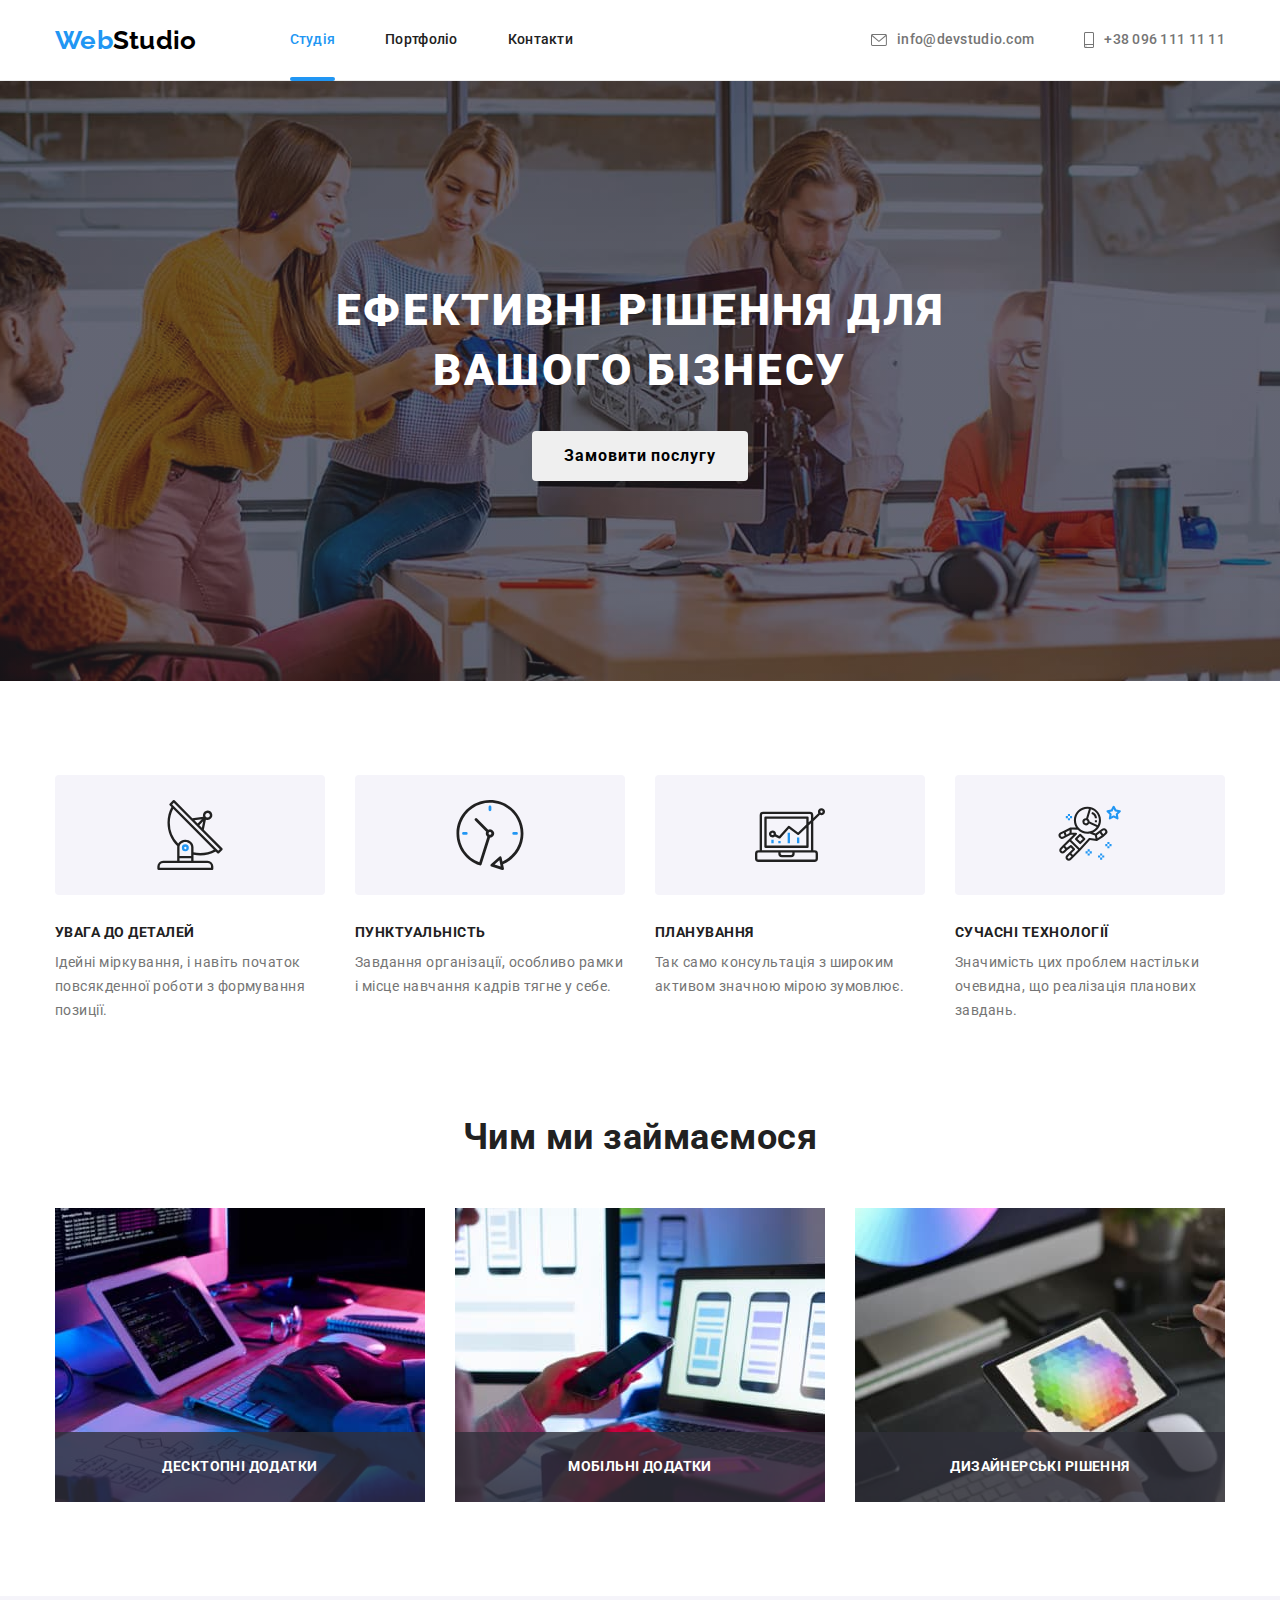
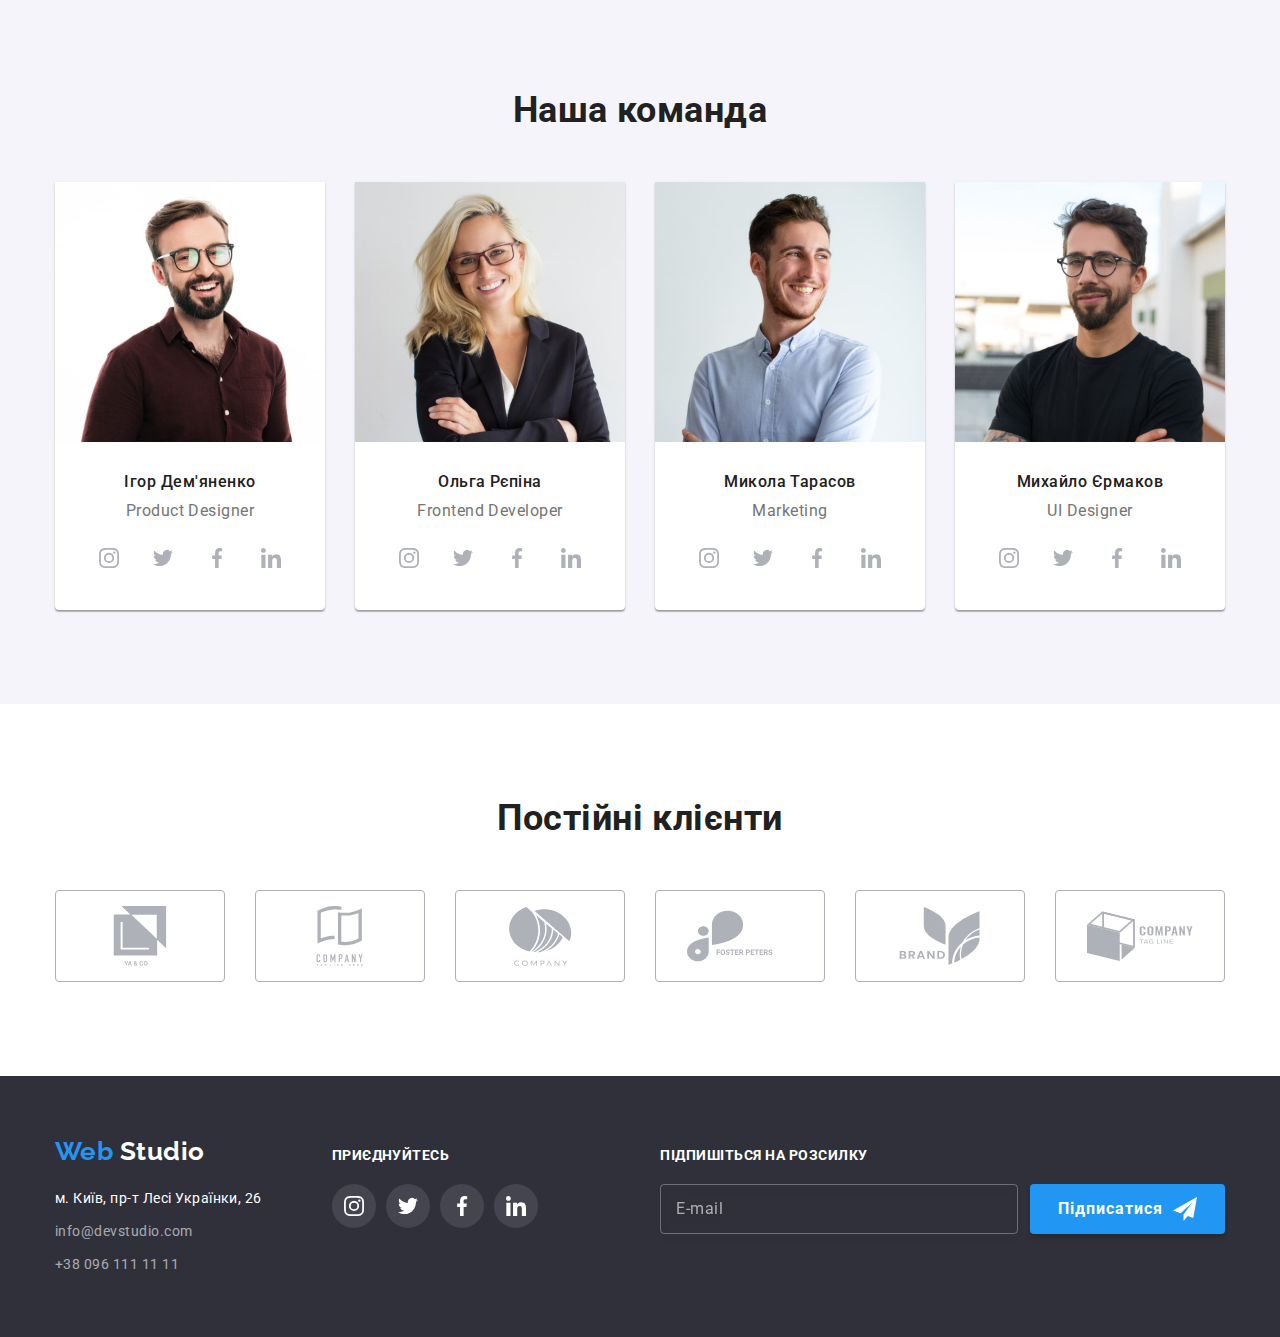
<file: index.html>
<!DOCTYPE html>
<html lang="uk">
  <head>
    <meta charset="UTF-8" />
    <meta http-equiv="X-UA-Compatible" content="IE=edge" />
    <meta name="viewport" content="width=device-width, initial-scale=1.0" />
    <title>Студія</title>
    <link rel="preconnect" href="https://fonts.googleapis.com" />
    <link rel="preconnect" href="https://fonts.gstatic.com" crossorigin />
    <link
      rel="stylesheet"
      href="https://fonts.googleapis.com/css2?family=Raleway:wght@700&family=Roboto:wght@400;500;700;900&display=swap"
    />
    <link
      rel="stylesheet"
      href="https://cdnjs.cloudflare.com/ajax/libs/modern-normalize/1.1.0/modern-normalize.min.css
    "
    />
    <link rel="stylesheet" href="./css/main.min.css"/>
  </head>
  <body>
    <header class="header">
      <div class="container header__container">
        <a href="./index.html" lang="en" class="logo header__logo link">
          <span class="logo--blue">Web</span>Studio
        </a>
        <nav>
          <ul class="site-nav list">
            <li class="site-nav__item">
              <a href="./index.html" class="site-nav__link site-nav__link--current link">Студія</a>
            </li>
            <li class="site-nav__item">
              <a href="./portfolio.html" class="site-nav__link link">Портфоліо</a>
            </li>
            <li class="site-nav__item"><a href="" class="site-nav__link link">Контакти</a></li>
          </ul>
        </nav>
        <ul class="contact list">
          <li class="contact__item">
            <a href="mailto:info@devstudio.com" class="contact__link link">
              <svg class="contact__icon" width="16" height="12">
                <use href="./images/symbol-defs.svg#icon-envelope"></use>
              </svg>
              info@devstudio.com
            </a>
          </li>
          <li class="contact__item">
            <a href="tel:+380961111111" class="contact__link link">
              <svg class="contact__icon" width="10" height="16">
                <use href="./images/symbol-defs.svg#icon-smartphone"></use>
              </svg>
              +38 096 111 11 11
            </a>
          </li>
        </ul>
      </div>
    </header>
    <main>
      <!--hero-->
      <section class="hero">
        <div class="hero__overlay">
          <h1 class="hero__title">Ефективні рішення для<br />вашого бізнесу</h1>
          <button type="button" class="hero__button button" data-modal-open>
            Замовити послугу
          </button>
        </div>
      </section>
      <section class="advantage section">
        <div class="container">
          <h2 class="section-title visually-hidden">Наші переваги</h2>
          <ul class="advantage__list list">
            <li class="advantage__item">
              <div class="advantage__bg">
                <svg width="70" height="70">
                  <use href="./images/symbol-defs.svg#icon-antenna"></use>
                </svg>
              </div>
              <h3 class="advantage__title title">УВАГА ДО ДЕТАЛЕЙ</h3>
              <p>
                Ідейні міркування, і навіть початок повсякденної роботи з
                формування позиції.
              </p>
            </li>
            <li class="advantage__item">
              <div class="advantage__bg">
                <svg width="70" height="70">
                  <use href="./images/symbol-defs.svg#icon-clock"></use>
                </svg>
              </div>
              <h3 class="advantage__title title">ПУНКТУАЛЬНІСТЬ</h3>
              <p>
                Завдання організації, особливо рамки і місце навчання кадрів
                тягне у себе.
              </p>
            </li>
            <li class="advantage__item">
              <div class="advantage__bg">
                <svg width="70" height="70">
                  <use href="./images/symbol-defs.svg#icon-diagram"></use>
                </svg>
              </div>
              <h3 class="advantage__title title">ПЛАНУВАННЯ</h3>
              <p>
                Так само консультація з широким активом значною мірою зумовлює.
              </p>
            </li>
            <li class="advantage__item">
              <div class="advantage__bg">
                <svg width="70" height="70">
                  <use href="./images/symbol-defs.svg#icon-astronaut"></use>
                </svg>
              </div>
              <h3 class="advantage__title title">СУЧАСНІ ТЕХНОЛОГІЇ</h3>
              <p>
                Значимість цих проблем настільки очевидна, що реалізація
                планових завдань.
              </p>
            </li>
          </ul>
        </div>
      </section>
      <section class="doing section">
        <div class="container">
          <h2 class="section-title">Чим ми займаємося</h2>
          <ul class="doing__list list">
            <li class="doing__item">
              <img
                src="./images/box-1.jpg"
                alt="людина друкує на планшеті"
                width="370"
                height="294"
              />
              <div class="doing__thumb">
                <h3 class="doing__title title">Десктопні додатки</h3>
              </div>
            </li>
            <li class="doing__item">
              <img
                src="./images/box-2.jpg"
                alt="людина синхронізує мобільний телефон з ноутбуком "
                width="370"
                height="294"
              />
              <div class="doing__thumb">
                <h3 class="doing__title title">Мобільні додатки</h3>
              </div>
            </li>
            <li class="doing__item">
              <img
                src="./images/box-3.jpg"
                alt="людина обирає колір на планшеті"
                width="370"
                height="294"
              />
              <div class="doing__thumb">
                <h3 class="doing__title title">Дизайнерські рішення</h3>
              </div>
            </li>
          </ul>
        </div>
      </section>
      <section class="team section">
        <div class="container">
          <h2 class="section-title">Наша команда</h2>
          <ul class="team__list list">
            <li class="team__item">
              <img
                src="./images/team-photo-1.jpg"
                alt="фото Ігор Дем'яненко"
                width="270"
                height="260"
              />
              <div class="team-content">
                <h3 class="team-content__title title">Ігор Дем'яненко</h3>
                <p lang="en" class="team-content__text">Product Designer</p>
                <ul class="team-content__list list">
                  <li class="team-content__icon-bg">
                    <a href="" class="team-content__link link">
                      <svg class="team-content__icon" width="20" height="20">
                        <use
                          href="./images/symbol-defs.svg#icon-instagram"
                        ></use>
                      </svg>
                    </a>
                  </li>
                  <li class="team-content__icon-bg">
                    <a href="" class="team-content__link link">
                      <svg class="team-content__icon" width="20" height="20">
                        <use href="./images/symbol-defs.svg#icon-twitter"></use>
                      </svg>
                    </a>
                  </li>
                  <li class="team-content__icon-bg">
                    <a href="" class="team-content__link link">
                      <svg class="team-content__icon" width="20" height="20">
                        <use
                          href="./images/symbol-defs.svg#icon-facebook"
                        ></use>
                      </svg>
                    </a>
                  </li>
                  <li class="team-content__icon-bg">
                    <a href="" class="team-content__link link">
                      <svg class="team-content__icon" width="20" height="20">
                        <use
                          href="./images/symbol-defs.svg#icon-linkedin"
                        ></use>
                      </svg>
                    </a>
                  </li>
                </ul>
              </div>
            </li>

            <li class="team__item">
              <img
                src="./images/team-photo-2.jpg"
                alt="фото Ольга Рєпіна"
                width="270"
                height="260"
              />
              <div class="team-content">
                <h3 class="team-content__title title">Ольга Рєпіна</h3>
                <p lang="en" class="team-content__text">Frontend Developer</p>
                <ul class="team-content__list list">
                  <li class="team-content__icon-bg">
                    <a href="" class="team-content__link link">
                      <svg class="team-content__icon" width="20" height="20">
                        <use
                          href="./images/symbol-defs.svg#icon-instagram"
                        ></use>
                      </svg>
                    </a>
                  </li>
                  <li class="team-content__icon-bg">
                    <a href="http://google.com" class="team-content__link link">
                      <svg class="team-content__icon" width="20" height="20">
                        <use href="./images/symbol-defs.svg#icon-twitter"></use>
                      </svg>
                    </a>
                  </li>
                  <li class="team-content__icon-bg">
                    <a href="" class="team-content__link link">
                      <svg class="team-content__icon" width="20" height="20">
                        <use
                          href="./images/symbol-defs.svg#icon-facebook"
                        ></use>
                      </svg>
                    </a>
                  </li>
                  <li class="team-content__icon-bg">
                    <a href="" class="team-content__link link">
                      <svg class="team-content__icon" width="20" height="20">
                        <use
                          href="./images/symbol-defs.svg#icon-linkedin"
                        ></use>
                      </svg>
                    </a>
                  </li>
                </ul>
              </div>
            </li>
            <li class="team__item">
              <img
                src="./images/team-photo-3.jpg"
                alt="фото Микола Тарасов"
                width="270"
                height="260"
              />
              <div class="team-content">
                <h3 class="team-content__title title">Микола Тарасов</h3>
                <p lang="en" class="team-content__text">Marketing</p>
                <ul class="team-content__list list">
                  <li class="team-content__icon-bg">
                    <a href="" class="team-content__link link">
                      <svg class="team-content__icon" width="20" height="20">
                        <use
                          href="./images/symbol-defs.svg#icon-instagram"
                        ></use>
                      </svg>
                    </a>
                  </li>
                  <li class="team-content__icon-bg">
                    <a href="http://google.com" class="team-content__link link">
                      <svg class="team-content__icon" width="20" height="20">
                        <use href="./images/symbol-defs.svg#icon-twitter"></use>
                      </svg>
                    </a>
                  </li>
                  <li class="team-content__icon-bg">
                    <a href="" class="team-content__link link">
                      <svg class="team-content__icon" width="20" height="20">
                        <use
                          href="./images/symbol-defs.svg#icon-facebook"
                        ></use>
                      </svg>
                    </a>
                  </li>
                  <li class="team-content__icon-bg">
                    <a href="" class="team-content__link link">
                      <svg class="team-content__icon" width="20" height="20">
                        <use
                          href="./images/symbol-defs.svg#icon-linkedin"
                        ></use>
                      </svg>
                    </a>
                  </li>
                </ul>
              </div>
            </li>
            <li class="team__item">
              <img
                src="./images/team-photo-4.jpg"
                alt="фото Михайло Єрмаков"
                width="270"
                height="260"
              />
              <div class="team-content">
                <h3 class="team-content__title title">Михайло Єрмаков</h3>
                <p lang="en" class="team-content__text">UI Designer</p>
                <ul class="team-content__list list">
                  <li class="team-content__icon-bg">
                    <a href="" class="team-content__link link">
                      <svg class="team-content__icon" width="20" height="20">
                        <use
                          href="./images/symbol-defs.svg#icon-instagram"
                        ></use>
                      </svg>
                    </a>
                  </li>
                  <li class="team-content__icon-bg">
                    <a href="http://google.com" class="team-content__link link">
                      <svg class="team-content__icon" width="20" height="20">
                        <use href="./images/symbol-defs.svg#icon-twitter"></use>
                      </svg>
                    </a>
                  </li>
                  <li class="team-content__icon-bg">
                    <a href="" class="team-content__link link">
                      <svg class="team-content__icon" width="20" height="20">
                        <use
                          href="./images/symbol-defs.svg#icon-facebook"
                        ></use>
                      </svg>
                    </a>
                  </li>
                  <li class="team-content__icon-bg">
                    <a href="" class="team-content__link link">
                      <svg class="team-content__icon" width="20" height="20">
                        <use
                          href="./images/symbol-defs.svg#icon-linkedin"
                        ></use>
                      </svg>
                    </a>
                  </li>
                </ul>
              </div>
            </li>
          </ul>
        </div>
      </section>
      <section class="client section">
        <div class="container">
          <h2 class="section-title">Постійні клієнти</h2>
          <ul class="client__list list">
            <li class="client__item">
              <a href="" class="client__link link">
                <svg class="client__icon" width="106" height="60">
                  <use href="./images/symbol-defs.svg#icon-company-1"></use>
                </svg>
              </a>
            </li>
            <li class="client__item">
              <a href="" class="client__link link">
                <svg class="client__icon" width="106" height="60">
                  <use href="./images/symbol-defs.svg#icon-company-2"></use>
                </svg>
              </a>
            </li>
            <li class="client__item">
              <a href="" class="client__link link">
                <svg class="client__icon" width="106" height="60">
                  <use href="./images/symbol-defs.svg#icon-company-3"></use>
                </svg>
              </a>
            </li>
            <li class="client__item">
              <a href="" class="client__link link">
                <svg class="client__icon" width="106" height="60">
                  <use href="./images/symbol-defs.svg#icon-company-4"></use>
                </svg>
              </a>
            </li>
            <li class="client__item">
              <a href="" class="client__link link">
                <svg class="client__icon" width="106" height="60">
                  <use href="./images/symbol-defs.svg#icon-company-5"></use>
                </svg>
              </a>
            </li>
            <li class="client__item">
              <a href="" class="client__link link">
                <svg class="client__icon" width="106" height="60">
                  <use href="./images/symbol-defs.svg#icon-company-6"></use>
                </svg>
              </a>
            </li>
          </ul>
        </div>
      </section>
    </main>
    <footer class="footer">
      <div class="container footer__container">
        <div class="footer__contact">
          <a href="./index.html" lang="en" class="logo footer__logo link">
            <span class="logo--blue">Web</span> Studio
          </a>
          <address>
            <ul class="footer__list list footer-address">
              <li class="footer-address__item item">
                <a
                  href="https://www.google.com/maps/place/%D0%B1%D1%83%D0%BB.+%D0%9B%D0%B5%D1%81%D0%B8+%D0%A3%D0%BA%D1%80%D0%B0%D0%B8%D0%BD%D0%BA%D0%B8,+26,+%D0%9A%D0%B8%D0%B5%D0%B2,+02000/@50.4265807,30.5383858,17z/data=!3m1!4b1!4m5!3m4!1s0x40d4cf0e033ecbe9:0x57a4dffefec77da0!8m2!3d50.4265807!4d30.5383858"
                  target="_blank"
                  rel="noopener noreferrer"
                  class="footer-address__link link footer-address--white"
                  >м. Київ, пр-т Лесі Українки, 26
                </a>
              </li>
              <li class="footer-address__item item">
                <a href="mailto:info@devstudio.com" class="footer-address__link link">
                  info@devstudio.com
                </a>
              </li>
              <li class="footer-address__item item">
                <a href="tel:+380961111111" class="footer-address__link link">+38 096 111 11 11</a>
              </li>
            </ul>
          </address>
        </div>
        <div class="footer-join">
          <h2 class="footer__title title">приєднуйтесь</h2>
          <ul class="footer-join__list list">
            <li class="footer-join__item">
              <a href="" class="footer-join__link link">
                <svg class="footer-join__icon" width="20" height="20">
                  <use href="./images/symbol-defs.svg#icon-instagram"></use>
                </svg>
              </a>
            </li>
            <li class="footer-join__item">
              <a href="" class="footer-join__link link">
                <svg class="footer-join__icon" width="20" height="20">
                  <use href="./images/symbol-defs.svg#icon-twitter"></use>
                </svg>
              </a>
            </li>
            <li class="footer-join__item">
              <a href="" class="footer-join__link link">
                <svg class="footer-join__icon" width="20" height="20">
                  <use href="./images/symbol-defs.svg#icon-facebook"></use>
                </svg>
              </a>
            </li>
            <li class="footer-join__item">
              <a href="" class="footer-join__link link">
                <svg class="footer-join__icon" width="20" height="20">
                  <use href="./images/symbol-defs.svg#icon-linkedin"></use>
                </svg>
              </a>
            </li>
          </ul>
        </div>
        <div class="footer-subscribe">
          <h2 class="footer__title title">Підпишіться на розсилку</h2>
          <form class="footer-subscribe__form">
            <label for="subscribe" class="subscribe-label title"></label>
            <input
              type="email"
              id="subscribe"
              class="footer-subscribe__field"
              placeholder="E-mail"
            />
            <button type="submit" class="footer-subscribe__button button">
              Підписатися
              <svg class="footer-subscribe__icon" width="24" height="24">
                <use href="./images/symbol-defs.svg#icon-plane"></use>
              </svg>
            </button>
          </form>
        </div>
      </div>
    </footer>
    <div class="backdrop is-hidden" data-modal>
      <div class="modal">
        <h2 class="modal__title">Залиште свої дані, ми вам передзвонимо</h2>
        <form>
          <div class="form">
            <label for="name" class="form__lable">Ім'я</label>
            <input type="text" id="name" class="form__field" />
            <div class="modal__icon">
              <svg class="form_icon" width="12" height="12">
                <use href="./images/symbol-defs.svg#icon-modal-name"></use>
              </svg>
            </div>
          </div>
          <div class="form">
            <label for="telephone" class="form__lable">Телефон</label>
            <input type="tel" id="telephone" class="form__field" />
            <div class="modal__icon">
              <svg class="form_icon" width="13" height="13">
                <use href="./images/symbol-defs.svg#icon-modal-tel"></use>
              </svg>
            </div>
          </div>
          <div class="form">
            <label for="e-mail" class="form__lable">Пошта</label>
            <input type="email" id="e-mail" class="form__field" />
            <div class="modal__icon">
              <svg class="form_icon" width="15" height="12">
                <use href="./images/symbol-defs.svg#icon-modal-letter"></use>
              </svg>
            </div>
          </div>
          <div class="form">
            <label for="comments" class="form__lable">Коментар</label>
            <textarea
              name="comments"
              id="comments"
              rows="7"
              placeholder="Введіть текст"
              class="comments-field"
            ></textarea>
          </div>
          <!-- Check BOX -->
          <div class="form agreement">            
            <label  class="agreement__lable">
            <input
              type="checkbox"
              name="agreement"
              class="agreement__check visually-hidden"
            />
              <svg class="icon-v" width="16" height="15">
                <use href="./images/symbol-defs.svg#icon-modal-v"></use>
              </svg>
              <svg class="icon-o" width="16" height="15">                
                <use href="./images/symbol-defs.svg#icon-modal-o"></use>
              </svg>            
               Погоджуюся з розсилкою та приймаю
              <a href="" class="agreement__link">Умови договору</a>
            </label>
            <div class="agreement__icon"></div>
          </div>
          <button type="submit" class="modal__button button">Відправити</button>
        </form>
        <button class="modal-x" data-modal-close>
          <svg class="modal-x__icon" width="11" height="11">
            <use href="./images/symbol-defs.svg#icon-vector"></use>
          </svg>
        </button>
      </div>
    </div>
    <script src="./js/modal.js"></script>
  </body>
</html>
</file>
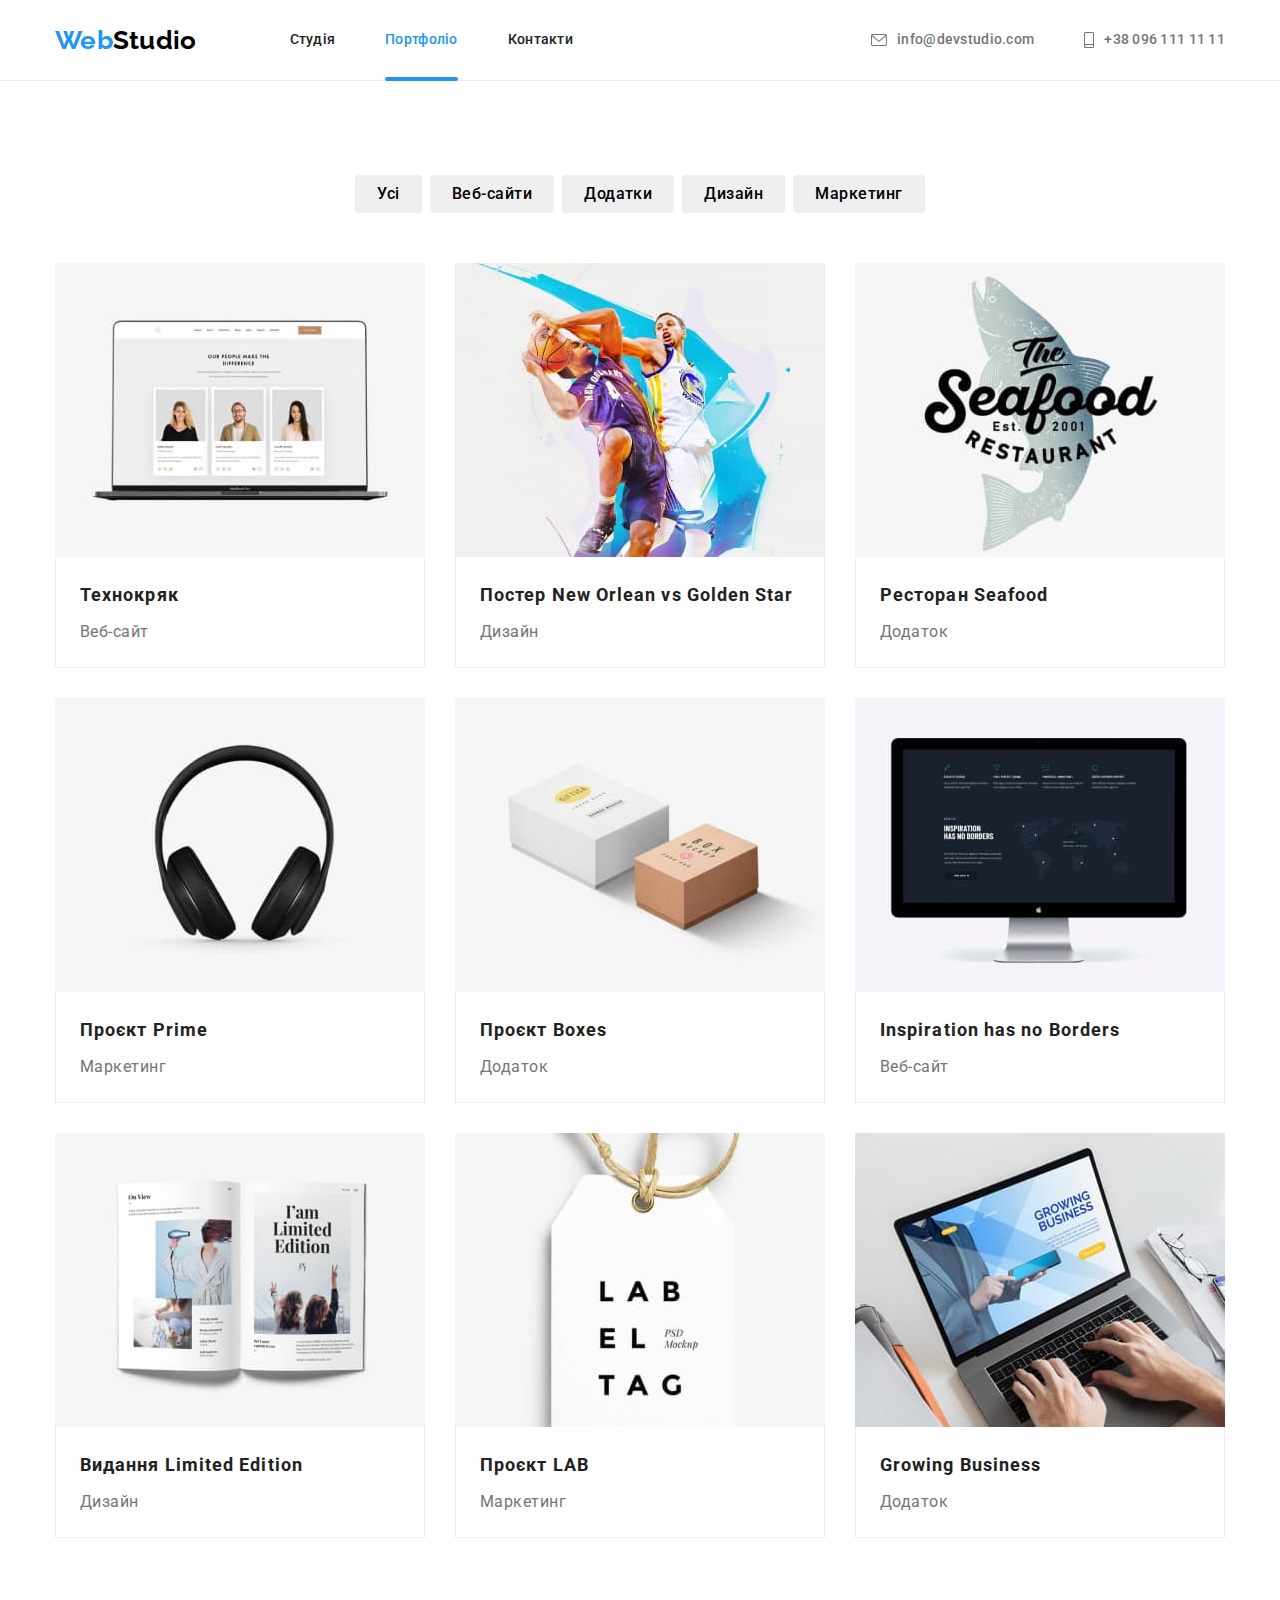
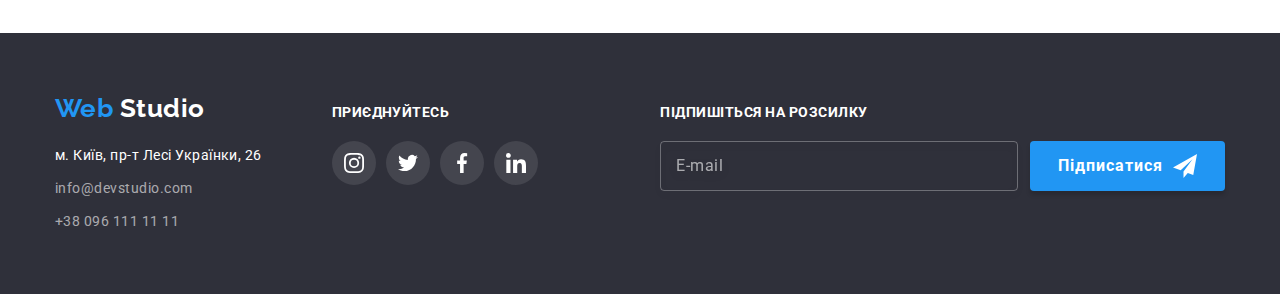
<file: portfolio.html>
<!DOCTYPE html>
<html lang="uk">
  <head>
    <meta charset="UTF-8" />
    <meta http-equiv="X-UA-Compatible" content="IE=edge" />
    <meta name="viewport" content="width=device-width, initial-scale=1.0" />
    <title>Студія</title>
    <link rel="preconnect" href="https://fonts.googleapis.com" />
    <link rel="preconnect" href="https://fonts.gstatic.com" crossorigin />
    <link
      rel="stylesheet"
      href="https://fonts.googleapis.com/css2?family=Raleway:wght@700&family=Roboto:wght@400;500;700;900&display=swap"
    />
    <link
      rel="stylesheet"
      href="https://cdnjs.cloudflare.com/ajax/libs/modern-normalize/1.1.0/modern-normalize.min.css
    "
    />
    <link rel="stylesheet" href="./css/main.min.css"/>
  </head>
  <body>
    <header class="header">
      <div class="container header__container">
        <a href="./index.html" lang="en" class="logo header__logo link">
          <span class="logo--blue">Web</span>Studio
        </a>
        <nav>
          <ul class="site-nav list">
            <li class="site-nav__item">
              <a href="./index.html" class="site-nav__link link">Студія</a>
            </li>
            <li class="site-nav__item">
              <a
                href="./portfolio.html"
                class="site-nav__link site-nav__link--current link"
                >Портфоліо</a
              >
            </li>
            <li class="site-nav__item">
              <a href="" class="site-nav__link link">Контакти</a>
            </li>
          </ul>
        </nav>
        <ul class="contact list">
          <li class="contact__item">
            <a href="mailto:info@devstudio.com" class="contact__link link">
              <svg class="contact__icon" width="16" height="12">
                <use href="./images/symbol-defs.svg#icon-envelope"></use>
              </svg>
              info@devstudio.com
            </a>
          </li>
          <li class="contact__item">
            <a href="tel:+380961111111" class="contact__link link">
              <svg class="contact__icon" width="10" height="16">
                <use href="./images/symbol-defs.svg#icon-smartphone"></use>
              </svg>
              +38 096 111 11 11
            </a>
          </li>
        </ul>
      </div>
    </header>
    <main>
      <section class="portfolio section">
        <div class="container">
          <h1 class="section-title visually-hidden">Наші роботи</h1>
          <ul class="filter-list list">
            <li class="filter-list__item">
              <button type="button" class="portfolio__button">
                Усі
              </button>
            </li>
            <li class="filter-list__item">
              <button type="button" class="portfolio__button">
                Веб-сайти
              </button>
            </li>
            <li class="filter-list__item">
              <button type="button" class="portfolio__button">
                Додатки
              </button>
            </li>
            <li class="filter-list__item">
              <button type="button" class="portfolio__button">
                Дизайн
              </button>
            </li>
            <li class="filter-list__item">
              <button type="button" class="portfolio__button">
                Маркетинг
              </button>
            </li>
          </ul>
          <ul class="portfolio__list list">
            <li class="portfolio-list__item">
              <a href="" class="portfolio-list__link link">
                <div class="portfolio-list__thumb">
                  <img
                    src="./images/portfolio-1.jpg"
                    alt="фото ноутбуку"
                    width="370"
                    height="294"
                  />
                  <div class="portfolio-list__overlay">
                    <p class="portfolio-list__text">
                      Ресурс пропонує комплексні пропозиції з різним рівнем
                      функціоналу та сервісів. Все це дозволить відвідувачу
                      отримати вичерпні відомості про компанію чи приватну
                      особу.
                    </p>
                  </div>
                </div>
                <div class="item-border">
                  <h2 class="portfolio-list__title title">Технокряк</h2>
                  <p>Веб-сайт</p>
                </div>
              </a>
            </li>
            <li class="portfolio-list__item">
              <a href="" class="portfolio-list__link link">
                <div class="portfolio-list__thumb">
                  <img
                    src="./images/portfolio-2.jpg"
                    alt="фото баскетболістів"
                    width="370"
                    height="294"
                  />
                  <div class="portfolio-list__overlay">
                    <p class="portfolio-list__text">
                      Ресурс пропонує комплексні пропозиції з різним рівнем
                      функціоналу та сервісів. Все це дозволить відвідувачу
                      отримати вичерпні відомості про компанію чи приватну
                      особу.
                    </p>
                  </div>
                </div>
                <div class="item-border">
                  <h2 class="portfolio-list__title title">Постер New Orlean vs Golden Star</h2>
                  <p>Дизайн</p>
                </div>
              </a>
            </li>
            <li class="portfolio-list__item">
              <a href="" class="portfolio-list__link link">
                <div class="portfolio-list__thumb">
                  <img
                    src="./images/portfolio-3.jpg"
                    alt="логотип ресторану"
                    width="370"
                    height="294"
                  />
                  <div class="portfolio-list__overlay">
                    <p class="portfolio-list__text">
                      Ресурс пропонує комплексні пропозиції з різним рівнем
                      функціоналу та сервісів. Все це дозволить відвідувачу
                      отримати вичерпні відомості про компанію чи приватну
                      особу.
                    </p>
                  </div>
                </div>
                <div class="item-border">
                  <h2 class="portfolio-list__title title">Ресторан Seafood</h2>
                  <p>Додаток</p>
                </div>
              </a>
            </li>
            <li class="portfolio-list__item">
              <a href="" class="portfolio-list__link link">
                <div class="portfolio-list__thumb">
                  <img
                    src="./images/portfolio-4.jpg"
                    alt="фото навушників"
                    width="370"
                    height="294"
                  />
                  <div class="portfolio-list__overlay">
                    <p class="portfolio-list__text">
                      Ресурс пропонує комплексні пропозиції з різним рівнем
                      функціоналу та сервісів. Все це дозволить відвідувачу
                      отримати вичерпні відомості про компанію чи приватну
                      особу.
                    </p>
                  </div>
                </div>
                <div class="item-border">
                  <h2 class="portfolio-list__title title">Проєкт Prime</h2>
                  <p>Маркетинг</p>
                </div>
              </a>
            </li>
            <li class="portfolio-list__item">
              <a href="" class="portfolio-list__link link">
                <div class="portfolio-list__thumb">
                  <img
                    src="./images/portfolio-5.jpg"
                    alt="фото коробок"
                    width="370"
                    height="294"
                  />
                  <div class="portfolio-list__overlay">
                    <p class="portfolio-list__text">
                      Ресурс пропонує комплексні пропозиції з різним рівнем
                      функціоналу та сервісів. Все це дозволить відвідувачу
                      отримати вичерпні відомості про компанію чи приватну
                      особу.
                    </p>
                  </div>
                </div>
                <div class="item-border">
                  <h2 class="portfolio-list__title title">Проєкт Boxes</h2>
                  <p>Додаток</p>
                </div>
              </a>
            </li>
            <li class="portfolio-list__item">
              <a href="" class="portfolio-list__link link">
                <div class="portfolio-list__thumb">
                  <img
                    src="./images/portfolio-6.jpg"
                    alt="фото монітору"
                    width="370"
                    height="294"
                  />
                  <div class="portfolio-list__overlay">
                    <p class="portfolio-list__text">
                      Ресурс пропонує комплексні пропозиції з різним рівнем
                      функціоналу та сервісів. Все це дозволить відвідувачу
                      отримати вичерпні відомості про компанію чи приватну
                      особу.
                    </p>
                  </div>
                </div>
                <div class="item-border">
                  <h2 class="portfolio-list__title title">Inspiration has no Borders</h2>
                  <p>Веб-сайт</p>
                </div>
              </a>
            </li>
            <li class="portfolio-list__item">
              <a href="" class="portfolio-list__link link">
                <div class="portfolio-list__thumb">
                  <img
                    src="./images/portfolio-7.jpg"
                    alt="фото книги"
                    width="370"
                    height="294"
                  />
                  <div class="portfolio-list__overlay">
                    <p class="portfolio-list__text">
                      Ресурс пропонує комплексні пропозиції з різним рівнем
                      функціоналу та сервісів. Все це дозволить відвідувачу
                      отримати вичерпні відомості про компанію чи приватну
                      особу.
                    </p>
                  </div>
                </div>
                <div class="item-border">
                  <h2 class="portfolio-list__title title">Видання Limited Edition</h2>
                  <p>Дизайн</p>
                </div>
              </a>
            </li>
            <li class="portfolio-list__item">
              <a href="" class="portfolio-list__link link">
                <div class="portfolio-list__thumb">
                  <img
                    src="./images/portfolio-8.jpg"
                    alt="фото бірки"
                    width="370"
                    height="294"
                  />
                  <div class="portfolio-list__overlay">
                    <p class="portfolio-list__text">
                      Ресурс пропонує комплексні пропозиції з різним рівнем
                      функціоналу та сервісів. Все це дозволить відвідувачу
                      отримати вичерпні відомості про компанію чи приватну
                      особу.
                    </p>
                  </div>
                </div>
                <div class="item-border">
                  <h2 class="portfolio-list__title title">Проєкт LAB</h2>
                  <p>Маркетинг</p>
                </div>
              </a>
            </li>
            <li class="portfolio-list__item">
              <a href="" class="portfolio-list__link link">
                <div class="portfolio-list__thumb">
                  <img
                    src="./images/portfolio-9.jpg"
                    alt="людина друкує на ноутбуці"
                    width="370"
                    height="294"
                  />
                  <div class="portfolio-list__overlay">
                    <p class="portfolio-list__text">
                      Ресурс пропонує комплексні пропозиції з різним рівнем
                      функціоналу та сервісів. Все це дозволить відвідувачу
                      отримати вичерпні відомості про компанію чи приватну
                      особу.
                    </p>
                  </div>
                </div>
                <div class="item-border">
                  <h2 class="portfolio-list__title title">Growing Business</h2>
                  <p>Додаток</p>
                </div>
              </a>
            </li>
          </ul>
        </div>
      </section>
    </main>
    <footer class="footer">
      <div class="container footer__container">
        <div class="footer__contact">
          <a href="./index.html" lang="en" class="logo footer__logo link">
            <span class="logo--blue">Web</span> Studio
          </a>
          <address>
            <ul class="footer__list list footer-address">
              <li class="footer-address__item item">
                <a
                  href="https://www.google.com/maps/place/%D0%B1%D1%83%D0%BB.+%D0%9B%D0%B5%D1%81%D0%B8+%D0%A3%D0%BA%D1%80%D0%B0%D0%B8%D0%BD%D0%BA%D0%B8,+26,+%D0%9A%D0%B8%D0%B5%D0%B2,+02000/@50.4265807,30.5383858,17z/data=!3m1!4b1!4m5!3m4!1s0x40d4cf0e033ecbe9:0x57a4dffefec77da0!8m2!3d50.4265807!4d30.5383858"
                  target="_blank"
                  rel="noopener noreferrer"
                  class="footer-address__link link footer-address--white"
                  >м. Київ, пр-т Лесі Українки, 26
                </a>
              </li>
              <li class="footer-address__item item">
                <a href="mailto:info@devstudio.com" class="footer-address__link link">
                  info@devstudio.com
                </a>
              </li>
              <li class="footer-address__item item">
                <a href="tel:+380961111111" class="footer-address__link link">+38 096 111 11 11</a>
              </li>
            </ul>
          </address>
        </div>
        <div class="footer-join">
          <h2 class="footer__title title">приєднуйтесь</h2>
          <ul class="footer-join__list list">
            <li class="footer-join__item">
              <a href="" class="footer-join__link link">
                <svg class="footer-join__icon" width="20" height="20">
                  <use href="./images/symbol-defs.svg#icon-instagram"></use>
                </svg>
              </a>
            </li>
            <li class="footer-join__item">
              <a href="" class="footer-join__link link">
                <svg class="footer-join__icon" width="20" height="20">
                  <use href="./images/symbol-defs.svg#icon-twitter"></use>
                </svg>
              </a>
            </li>
            <li class="footer-join__item">
              <a href="" class="footer-join__link link">
                <svg class="footer-join__icon" width="20" height="20">
                  <use href="./images/symbol-defs.svg#icon-facebook"></use>
                </svg>
              </a>
            </li>
            <li class="footer-join__item">
              <a href="" class="footer-join__link link">
                <svg class="footer-join__icon" width="20" height="20">
                  <use href="./images/symbol-defs.svg#icon-linkedin"></use>
                </svg>
              </a>
            </li>
          </ul>
        </div>
        <div class="footer-subscribe">
          <h2 class="footer__title title">Підпишіться на розсилку</h2>
          <form class="footer-subscribe__form">
            <label for="subscribe" class="subscribe-label title"></label>
            <input
              type="email"
              id="subscribe"
              class="footer-subscribe__field"
              placeholder="E-mail"
            />
            <button type="submit" class="footer-subscribe__button button">
              Підписатися
              <svg class="footer-subscribe__icon" width="24" height="24">
                <use href="./images/symbol-defs.svg#icon-plane"></use>
              </svg>
            </button>
          </form>
        </div>
      </div>
    </footer>
  </body>
</html>
</file>
<file: css/main.min.css>
p,h1,h2,h3{margin-top:0;margin-bottom:0}address{padding:0;margin:0}img{display:block}.list{list-style:none;padding:0;margin:0}.link{text-decoration:none}html{box-sizing:border-box}body{color:#757575;background-color:#fff;font-family:"Roboto",sans-serif;letter-spacing:.03em}.container{width:1200px;margin:0 auto;padding:0 15px}.visually-hidden{position:absolute;width:1px;height:1px;margin:-1px;border:0;padding:0;white-space:nowrap;clip-path:inset(100%);clip:rect(0 0 0 0);overflow:hidden}.section{padding-top:94px;padding-bottom:94px}.section-title,.title{color:#212121}.section-title{margin-top:0;margin-bottom:50px;font-weight:700;font-size:36px;line-height:1.16;text-align:center}.button{border:0px rgba(0,0,0,0);border-radius:4px;font-weight:700;font-size:16px;line-height:1.88;font-family:inherit;letter-spacing:.06em;cursor:pointer}.header{font-weight:500;font-size:14px;line-height:1.14;letter-spacing:.02em;border-bottom:1px solid #ececec}.header__container{display:flex;align-items:center}.logo{font-family:"Raleway",sans-serif;font-weight:700;font-size:26px;line-height:1.19}.header__logo{margin-right:93px;color:#000}.logo--blue{color:#2196f3}.site-nav{display:flex}.site-nav__item{position:relative}.site-nav__item:not(:last-child){margin-right:50px}.site-nav__link{display:block;padding-top:32px;padding-bottom:32px;color:#212121;transition:color 250ms cubic-bezier(0.4, 0, 0.2, 1)}.site-nav__link:hover,.site-nav__link:focus{color:#2196f3}.site-nav__link--current{color:#2196f3}.site-nav__link--current::after{content:"";display:inline-block;position:absolute;bottom:-1px;left:0;width:100%;height:4px;border-radius:2px;background-color:#2196f3}.contact{display:flex;margin-left:auto}.contact__item:not(:last-child){margin-right:50px}.contact__link{display:flex;justify-content:center;align-items:center;padding-top:32px;padding-bottom:32px;color:#757575;transition:color 250ms cubic-bezier(0.4, 0, 0.2, 1)}.contact__link:hover,.contact__link:focus{color:#2196f3}.contact__icon{margin-right:10px;fill:currentColor}.footer__logo{display:inline-block;margin-right:0;margin-bottom:20px;color:#fff}.footer{background-color:#2f303a}.footer__container{display:flex;padding-top:60px;padding-bottom:60px}.footer__contact{display:block;margin-right:70px}.footer__title{margin-bottom:20px;font-weight:700;font-size:14px;line-height:1.14;text-transform:uppercase;color:#fff}.footer-address{font-style:normal;font-weight:400;font-size:14px;line-height:1.71}.footer-address__item:not(:last-child){margin-bottom:9px}.footer-address__link{color:rgba(255,255,255,.6);transition:color 250ms cubic-bezier(0.4, 0, 0.2, 1)}.footer-address__link:hover,.footer-address__link:focus{color:#2196f3}.footer-address--white{color:#fff}.footer-join{margin-top:12px;font-weight:700;font-size:14px;line-height:1.14;letter-spacing:.03em;text-transform:uppercase;color:#fff}.footer-join__item:not(:last-child){margin-right:10px}.footer-join__list{display:flex;justify-content:center;align-items:center}.footer-join__link{display:flex;justify-content:center;align-items:center;width:44px;height:44px;border-radius:50%;color:#fff;background-color:rgba(255,255,255,.1);transition:background-color 250ms cubic-bezier(0.4, 0, 0.2, 1)}.footer-join__link:hover,.footer-join__link:focus{background-color:#2196f3}.footer-join__icon{fill:currentColor}.footer-subscribe{margin-left:auto;margin-top:12px}.footer-subscribe__form{display:flex}.footer-subscribe__field{width:358px;height:50px;margin-right:12px;padding:15px;color:#fff;border:1px solid rgba(255,255,255,.3);filter:drop-shadow(0px 4px 4px rgba(0, 0, 0, 0.15));border-radius:4px;background-color:inherit;transition:border 250ms cubic-bezier(0.4, 0, 0.2, 1)}.footer-subscribe__field:hover,.footer-subscribe__field:focus{border:1px solid #2196f3}.footer-subscribe__field::placeholder{font-size:16px;line-height:1.25;align-items:center;letter-spacing:.03em;color:rgba(255,255,255,.6)}.footer-subscribe__button{display:flex;padding:10px 28px;align-items:center;color:#fff;background:#2196f3;box-shadow:0px 4px 4px rgba(0,0,0,.15);transition:color 250ms cubic-bezier(0.4, 0, 0.2, 1),background-color 250ms cubic-bezier(0.4, 0, 0.2, 1)}.footer-subscribe__icon{fill:currentColor;margin-left:10px}.hero{margin:0 auto;text-align:center;padding-top:200px;padding-bottom:200px;background-image:linear-gradient(rgba(47, 48, 58, 0.4), rgba(47, 48, 58, 0.4)),url(../images/bg-hero.jpg);background-color:#c4c4c4;background-repeat:no-repeat;background-position:center;background-size:cover;max-width:1600px}.hero__overlay{display:inline-block;max-width:696px}.hero__title{margin-bottom:30px;padding:0;color:#fff;font-weight:900;font-size:44px;line-height:1.36;text-align:center;letter-spacing:.06em;text-transform:uppercase}.hero__button{padding:10px 32px;transition:color 250ms cubic-bezier(0.4, 0, 0.2, 1),background-color 250ms cubic-bezier(0.4, 0, 0.2, 1)}.hero__button:hover,.hero__button:focus{color:#fff;background-color:#2196f3}.advantage{font-weight:400;font-size:14px;line-height:1.71;padding-bottom:0}.advantage__list{display:flex}.advantage__item{width:calc((100% - 90px)/4)}.advantage__item:not(:last-child){margin-right:30px}.advantage__bg{display:flex;justify-content:center;align-items:center;background-color:#f5f4fa;width:270px;height:120px;border-radius:4px;margin-bottom:30px}.advantage__title{margin-top:0;margin-bottom:10px;font-weight:700;font-size:14px;line-height:1.14;text-transform:uppercase}.doing__list{display:flex}.doing__item{position:relative;justify-content:center;width:calc((100% - 60px)/3)}.doing__item:not(:last-child){margin-right:30px}.doing__thumb{position:absolute;width:100%;height:70px;bottom:0;left:0;background-color:rgba(47,48,58,.8)}.doing__title{display:inline-block;position:absolute;top:50%;left:50%;transform:translate(-50%, -50%);font-weight:700;font-size:14px;line-height:1.14;text-align:center;letter-spacing:.03em;text-transform:uppercase;color:#fff}.team{font-weight:400;font-size:16px;line-height:1.19;background-color:#f5f4fa}.team__list{display:flex}.team__item{width:calc((100% - 90px)/4);box-shadow:0px 1px 3px rgba(0,0,0,.12),0px 1px 1px rgba(0,0,0,.14),0px 2px 1px rgba(0,0,0,.2);background-color:#fff;border-bottom-left-radius:4px;border-bottom-right-radius:4px}.team__item:not(:last-child){margin-right:30px}.team-content{padding:30px 32px}.team-content__title{font-weight:500;font-size:16px;line-height:1.19;margin-bottom:10px;text-align:center}.team-content__text{margin-bottom:16px;text-align:center}.team-content__list{display:flex;justify-content:center;align-items:center}.team-content__link{display:flex;justify-content:center;align-items:center;width:44px;height:44px;border-radius:50%;color:#afb1b8;transition:color 250ms cubic-bezier(0.4, 0, 0.2, 1),background-color 250ms cubic-bezier(0.4, 0, 0.2, 1)}.team-content__link:hover,.team-content__link:focus{color:#fff;background-color:#2196f3}.team-content__icon{fill:currentColor}.team-content__icon-bg:not(:last-child){margin-right:10px}.client__list{display:flex;justify-content:center}.client__link{display:flex;justify-content:center;align-items:center;width:170px;height:92px;border:1px solid #afb1b8;border-radius:4px;color:#afb1b8;transition:color 250ms cubic-bezier(0.4, 0, 0.2, 1),border-color 250ms cubic-bezier(0.4, 0, 0.2, 1)}.client__link:hover,.client__link:focus{color:#2196f3;border-color:#2196f3}.client__item:not(:last-child){margin-right:30px}.client__icon{fill:currentColor}.backdrop{position:fixed;top:0;left:0;width:100%;height:100%;background-color:rgba(0,0,0,.2);opacity:1;transition:opacity 250ms cubic-bezier(0.4, 0, 0.2, 1),visibility 250ms cubic-bezier(0.4, 0, 0.2, 1)}.is-hidden{opacity:0;pointer-events:none;visibility:hidden}.modal{position:absolute;top:50%;left:50%;transform:translate(-50%, -50%);width:528px;height:581px;background-color:#fff;box-shadow:0px 1px 3px rgba(0,0,0,.12),0px 1px 1px rgba(0,0,0,.14),0px 2px 1px rgba(0,0,0,.2);border-radius:4px;padding:40px}.modal-x{position:absolute;top:8px;left:490px;width:30px;height:30px;border-radius:50%;border:1px solid rgba(0,0,0,.1);background-color:#fff;filter:drop-shadow(0px 4px 4px rgba(0, 0, 0, 0.25));transition:fill 250ms cubic-bezier(0.4, 0, 0.2, 1),filter 250ms cubic-bezier(0.4, 0, 0.2, 1)}.modal-x:hover,.modal-x:focus{fill:#2196f3;filter:drop-shadow(0px 4px 4px transparent)}.modal-x__icon,.form__icon{position:absolute;top:50%;left:50%;transform:translate(-50%, -50%);transition:fill 250ms cubic-bezier(0.4, 0, 0.2, 1)}.modal__icon{position:absolute;top:29px;left:12px;width:18px;height:18px}.modal__title{margin-bottom:12px;font-size:20px;line-height:1.15;text-align:center;letter-spacing:.03em;color:#212121}.form{display:flex;flex-flow:column;position:relative}.form:not(:nth-last-child(-n+3)){margin-bottom:10px}.form:nth-child(4){margin-bottom:20px}.form:nth-child(5){margin-bottom:30px}.form__lable{display:block;font-weight:400;font-size:12px;line-height:1.17;letter-spacing:.01em;margin-bottom:4px}.form__field{width:100%;height:40px;padding-left:42px;border:1px solid rgba(33,33,33,.2);border-radius:4px;transition:border 250ms cubic-bezier(0.4, 0, 0.2, 1);cursor:pointer}.form__field:hover,.form__field:focus,.form__field:active{outline:none;border:1px solid #2196f3}.form__field:hover~.modal__icon,.form__field:focus~.modal__icon,.form__field:active~.modal__icon{fill:#2196f3}.comments-field{display:block;resize:none;width:100%;height:120px;padding:12px 16px;border:1px solid rgba(33,33,33,.2);border-radius:4px;transition:border 250ms cubic-bezier(0.4, 0, 0.2, 1);cursor:pointer}.comments-field:hover,.comments-field:focus,.comments-field:active{outline:none;border:1px solid #2196f3}.comments-field::placeholder{font-weight:400;font-size:12px;line-height:1.17;letter-spacing:.01em;color:rgba(117,117,117,.5)}.agreement{display:flex;flex-flow:row;justify-content:center;align-items:center}.agreement__check:checked~.icon-v{opacity:1}.agreement__check:checked~.icon-o{opacity:0}.agreement__lable{position:relative;padding-left:15px;margin-bottom:0;font-size:14px;line-height:1.71;letter-spacing:.03em}.icon-v{position:absolute;transform:translate(-50%, -50%);top:50%;left:0;opacity:0;transition:opacity 250ms cubic-bezier(0.4, 0, 0.2, 1)}.icon-o{position:absolute;transform:translate(-50%, -50%);top:50%;left:0;opacity:1;transition:opacity 250ms cubic-bezier(0.4, 0, 0.2, 1)}.agreement__link{color:#2196f3}.modal__button{display:flex;padding:10px 52px;margin-left:auto;margin-right:auto;color:#fff;background:#2196f3;box-shadow:0px 4px 4px rgba(0,0,0,.15);transition:background-color 250ms cubic-bezier(0.4, 0, 0.2, 1)}.modal__button:hover,.modal__button:focus{background-color:#188ce8}.portfolio{padding-bottom:95px;font-weight:400;font-size:16px;line-height:30px}.portfolio__button{border:0px rgba(0,0,0,0);border-radius:4px;padding:6px 22px;font-weight:500;font-size:16px;line-height:1.62;font-family:inherit;letter-spacing:.03em;cursor:pointer;transition:color 250ms cubic-bezier(0.4, 0, 0.2, 1),background-color 250ms cubic-bezier(0.4, 0, 0.2, 1),box-shadow 250ms cubic-bezier(0.4, 0, 0.2, 1)}.portfolio__button:hover,.portfolio__button:focus{color:#fff;background-color:#2196f3;box-shadow:0px 3px 1px rgba(0,0,0,.1),0px 1px 2px rgba(0,0,0,.08),0px 2px 2px rgba(0,0,0,.12)}.filter-list{display:flex;justify-content:center;margin-bottom:50px}.filter-list__item:not(:last-child){margin-right:8px}.portfolio__list{display:flex;flex-wrap:wrap;gap:30px}.portfolio-list__item{flex-basis:calc((100% - 60px)/3)}.portfolio-list__title{margin-bottom:4px;font-weight:700;font-size:18px;line-height:2;letter-spacing:.06em}.portfolio-list__link{color:inherit;display:block;transition:box-shadow 250ms cubic-bezier(0.4, 0, 0.2, 1)}.portfolio-list__link:hover,.portfolio-list__link:focus{box-shadow:0px 1px 1px rgba(0,0,0,.12),0px 4px 4px rgba(0,0,0,.06),1px 4px 6px rgba(0,0,0,.16)}.portfolio-list__link:hover .portfolio-list__overlay,.portfolio-list__link:focus .portfolio-list__overlay{transform:translateY(0%)}.portfolio-list__thumb{position:relative;overflow:hidden}.portfolio-list__overlay{position:absolute;width:100%;height:100%;top:1px;padding-top:63px;padding-left:24px;padding-right:24px;transform:translateY(100%);transition:transform 250ms cubic-bezier(0.4, 0, 0.2, 1);background-color:rgba(33,150,243,.9)}.portfolio-list__text{font-weight:400;font-size:18px;line-height:1.56;letter-spacing:.03em;color:#fff;text-shadow:0px 4px 4px rgba(0,0,0,.25)}.item-border{border-right:1px solid #eee;border-bottom:1px solid #eee;border-left:1px solid #eee;padding:20px 24px;max-width:100%}/*# sourceMappingURL=main.min.css.map */
</file>
